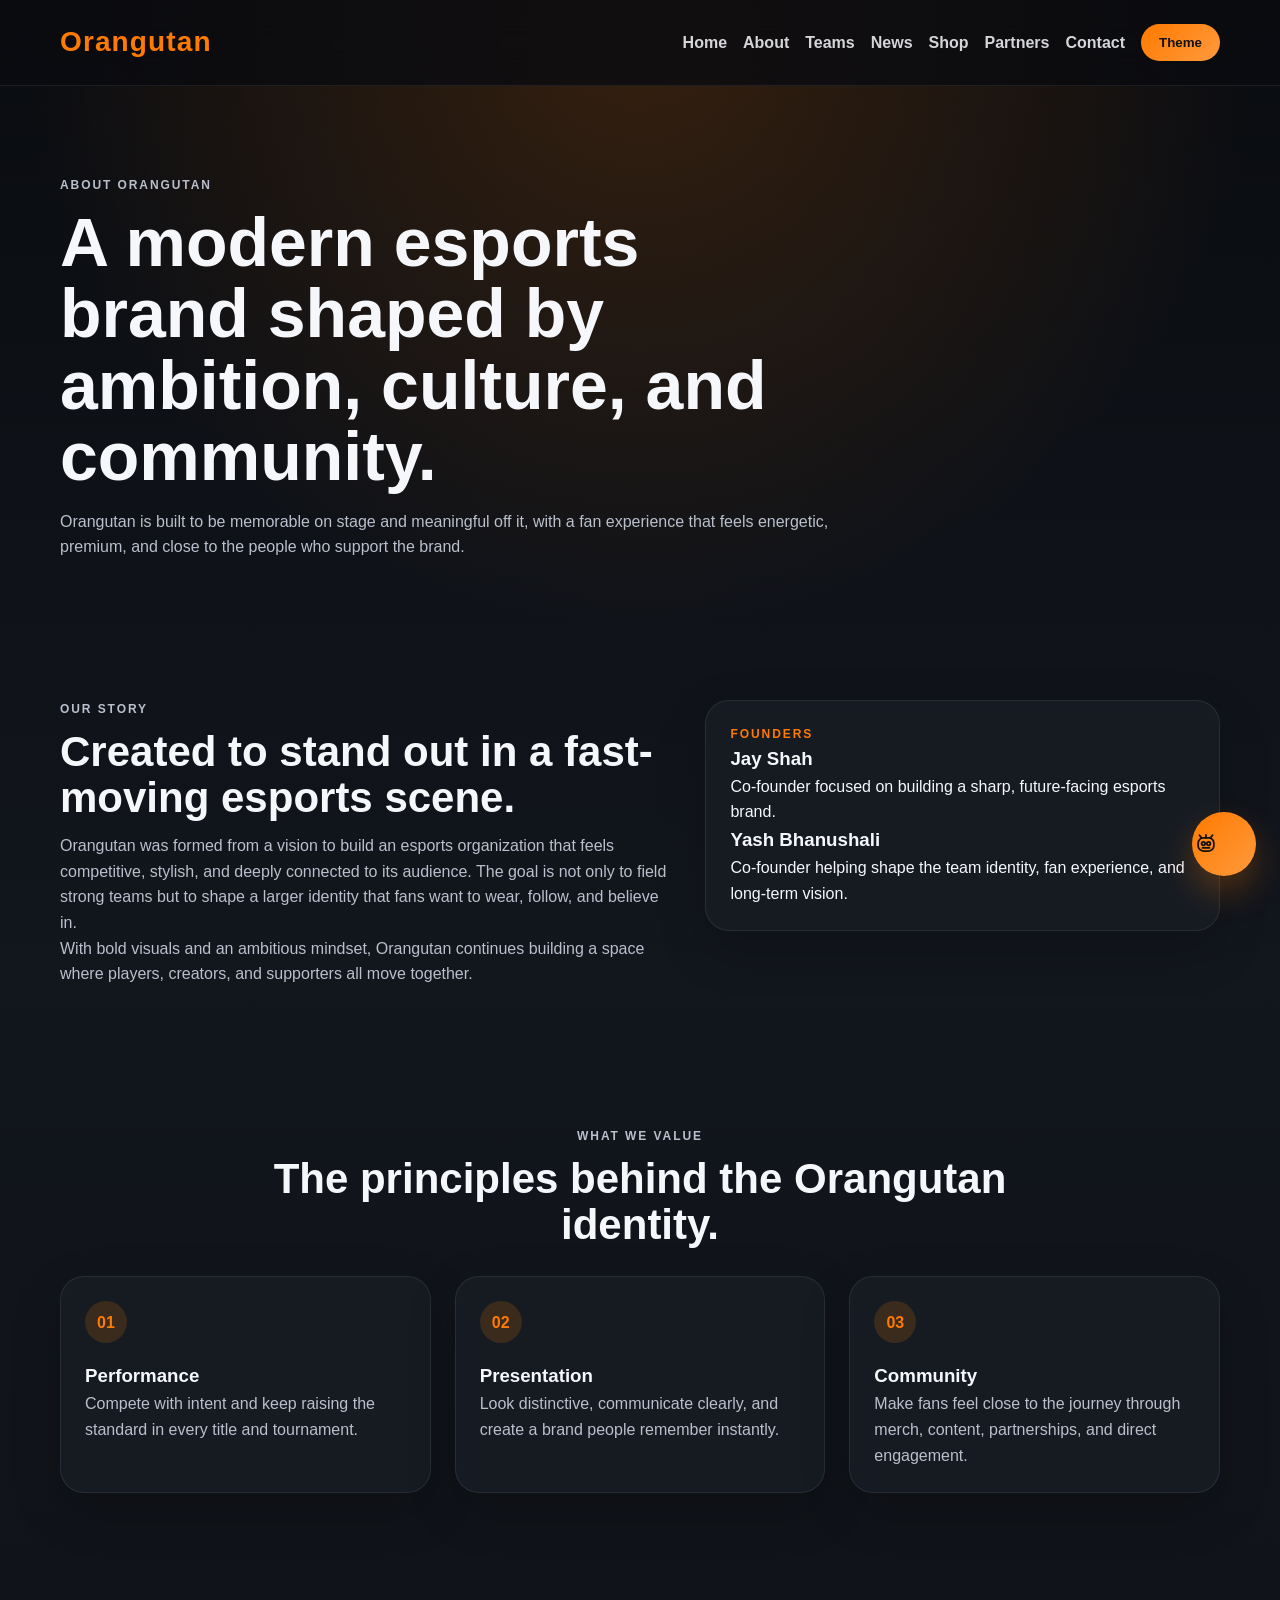
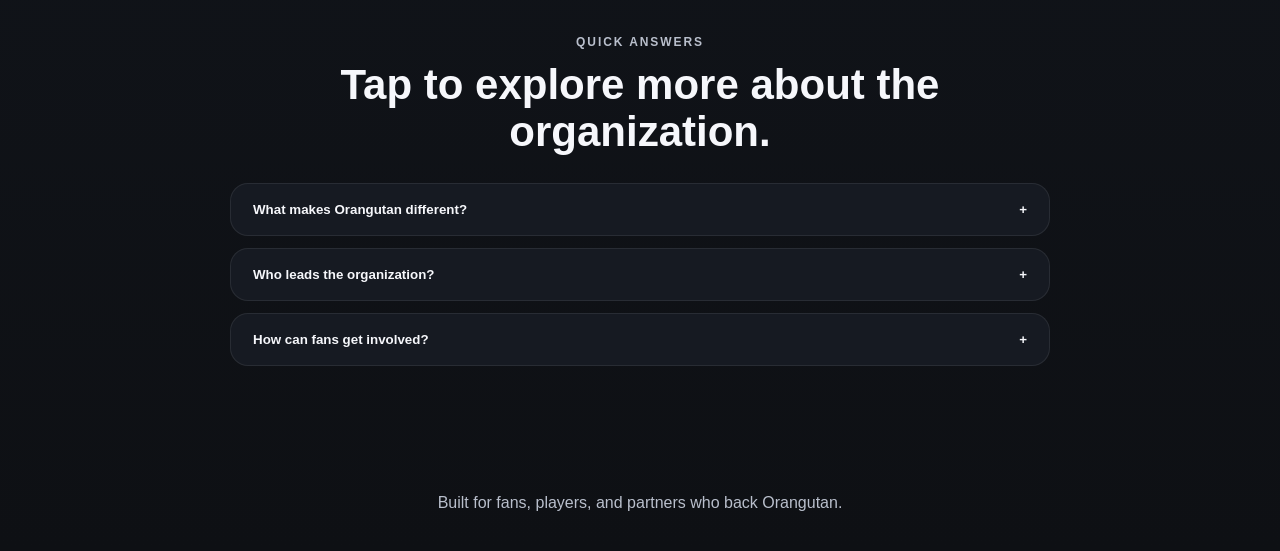
<file: about.html>
﻿<!DOCTYPE html>
<html>
<head>
    <title>About - Orangutan</title>
    <meta charset="UTF-8">
    <meta name="viewport" content="width=device-width, initial-scale=1.0">
    <link rel="stylesheet" href="style.css">
</head>
<body>

<nav>
    <div class="logo">Orangutan</div>
    <div class="nav-links">
        <a href="index.html">Home</a>
        <a href="about.html">About</a>
        <a href="teams.html">Teams</a>
        <a href="news.html">News</a>
        <a href="shop.html">Shop</a>
        <a href="partners.html">Partners</a>
        <a href="contact.html">Contact</a>
        <button onclick="toggleTheme()">Theme</button>
    </div>
</nav>

<section class="page-hero compact-hero">
    <p class="eyebrow">About Orangutan</p>
    <h1>A modern esports brand shaped by ambition, culture, and community.</h1>
    <p>Orangutan is built to be memorable on stage and meaningful off it, with a fan experience that feels energetic, premium, and close to the people who support the brand.</p>
</section>

<section class="section split-section">
    <div class="split-copy">
        <p class="eyebrow">Our Story</p>
        <h2>Created to stand out in a fast-moving esports scene.</h2>
        <p>Orangutan was formed from a vision to build an esports organization that feels competitive, stylish, and deeply connected to its audience. The goal is not only to field strong teams but to shape a larger identity that fans want to wear, follow, and believe in.</p>
        <p>With bold visuals and an ambitious mindset, Orangutan continues building a space where players, creators, and supporters all move together.</p>
    </div>
    <div class="card founder-card">
        <p class="eyebrow">Founders</p>
        <h3>Jay Shah</h3>
        <p>Co-founder focused on building a sharp, future-facing esports brand.</p>
        <h3>Yash Bhanushali</h3>
        <p>Co-founder helping shape the team identity, fan experience, and long-term vision.</p>
    </div>
</section>

<section class="section">
    <div class="section-heading">
        <p class="eyebrow">What We Value</p>
        <h2>The principles behind the Orangutan identity.</h2>
    </div>
    <div class="feature-grid">
        <div class="card feature-card">
            <span class="feature-number">01</span>
            <h3>Performance</h3>
            <p>Compete with intent and keep raising the standard in every title and tournament.</p>
        </div>
        <div class="card feature-card">
            <span class="feature-number">02</span>
            <h3>Presentation</h3>
            <p>Look distinctive, communicate clearly, and create a brand people remember instantly.</p>
        </div>
        <div class="card feature-card">
            <span class="feature-number">03</span>
            <h3>Community</h3>
            <p>Make fans feel close to the journey through merch, content, partnerships, and direct engagement.</p>
        </div>
    </div>
</section>

<section class="section">
    <div class="section-heading">
        <p class="eyebrow">Quick Answers</p>
        <h2>Tap to explore more about the organization.</h2>
    </div>
    <div class="faq-list">
        <button class="faq-item" type="button">
            <span>What makes Orangutan different?</span>
            <strong>+</strong>
        </button>
        <div class="faq-panel">
            <p>Orangutan focuses on the full brand experience: strong rosters, standout visual identity, fan merch, and a polished digital presence.</p>
        </div>
        <button class="faq-item" type="button">
            <span>Who leads the organization?</span>
            <strong>+</strong>
        </button>
        <div class="faq-panel">
            <p>The organization was founded by Jay Shah and Yash Bhanushali, who are shaping the brand's long-term direction.</p>
        </div>
        <button class="faq-item" type="button">
            <span>How can fans get involved?</span>
            <strong>+</strong>
        </button>
        <div class="faq-panel">
            <p>Fans can follow the teams, shop official merch, watch content, connect through socials, and reach out through the contact page.</p>
        </div>
    </div>
</section>

<footer>
    <p>Built for fans, players, and partners who back Orangutan.</p>
</footer>

<script src="script.js"></script>
</body>
</html>
</file>
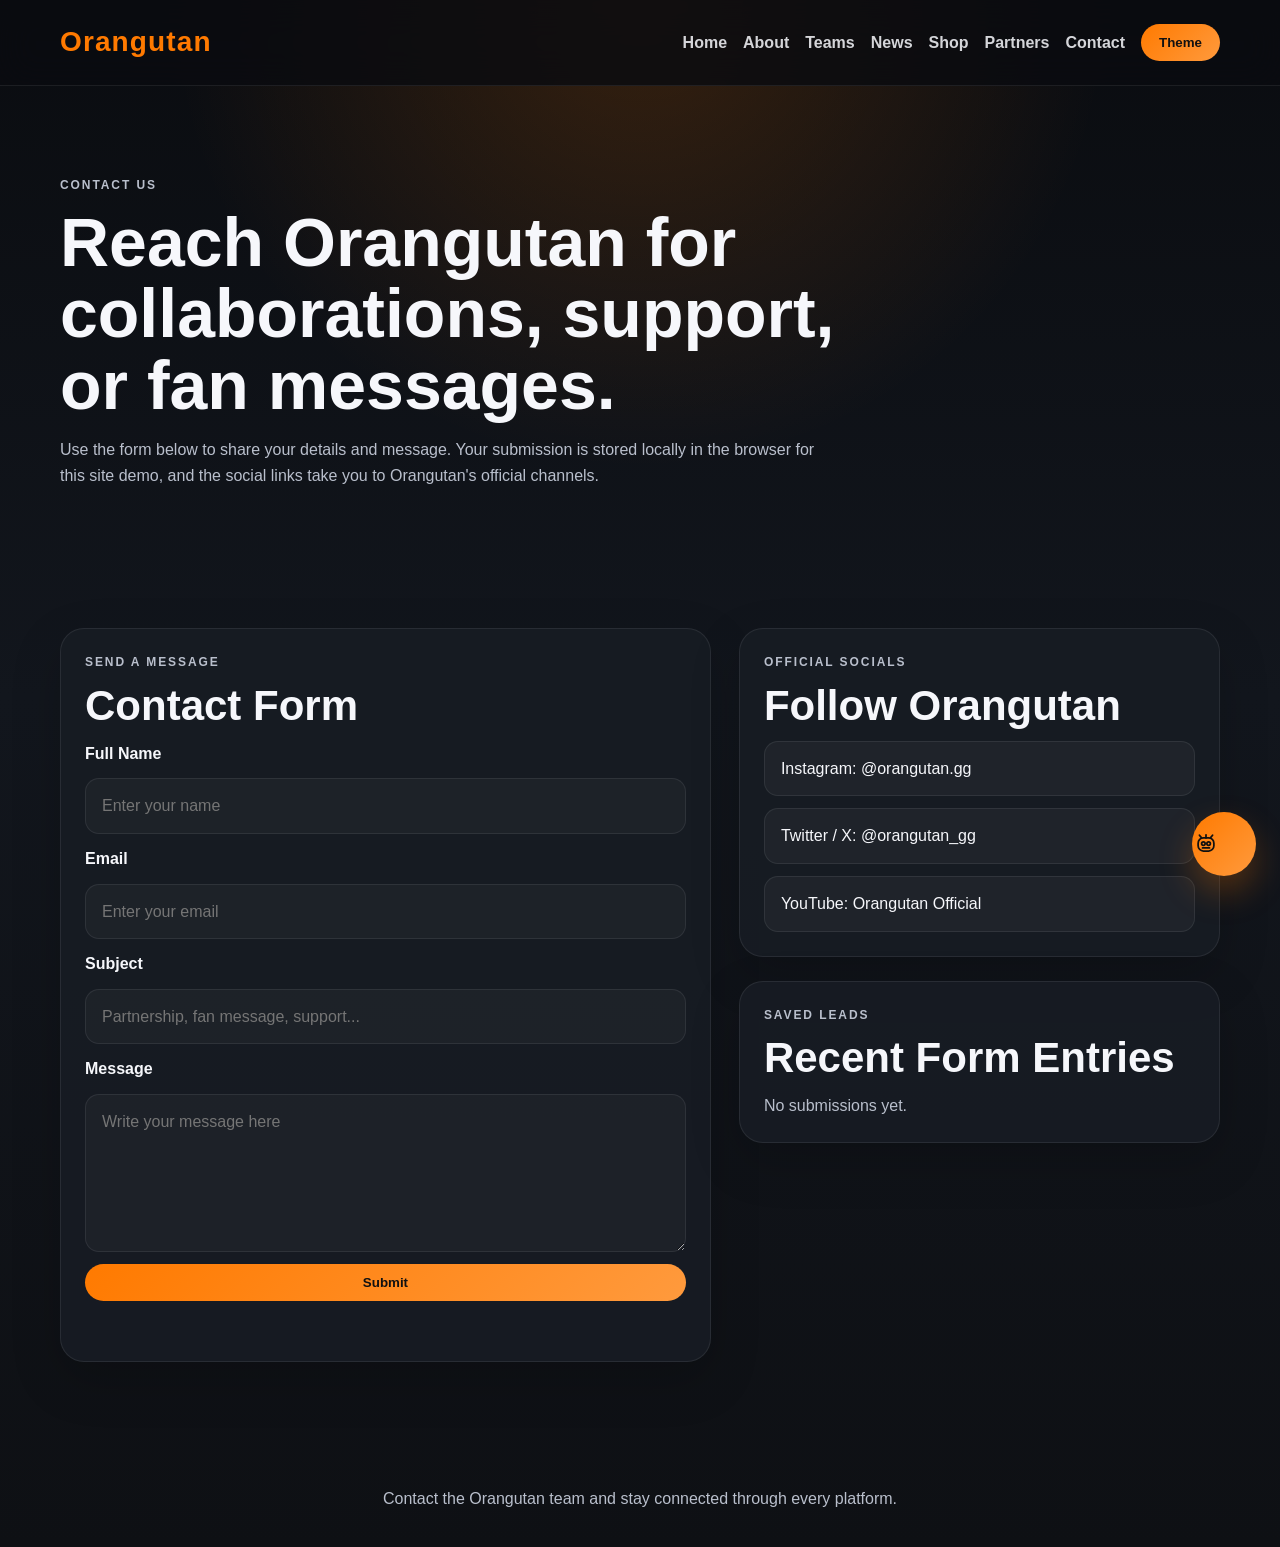
<file: contact.html>
﻿<!DOCTYPE html>
<html>
<head>
    <title>Contact - Orangutan</title>
    <meta charset="UTF-8">
    <meta name="viewport" content="width=device-width, initial-scale=1.0">
    <link rel="stylesheet" href="style.css">
</head>
<body>

<nav>
    <div class="logo">Orangutan</div>
    <div class="nav-links">
        <a href="index.html">Home</a>
        <a href="about.html">About</a>
        <a href="teams.html">Teams</a>
        <a href="news.html">News</a>
        <a href="shop.html">Shop</a>
        <a href="partners.html">Partners</a>
        <a href="contact.html">Contact</a>
        <button onclick="toggleTheme()">Theme</button>
    </div>
</nav>

<section class="page-hero compact-hero">
    <p class="eyebrow">Contact Us</p>
    <h1>Reach Orangutan for collaborations, support, or fan messages.</h1>
    <p>Use the form below to share your details and message. Your submission is stored locally in the browser for this site demo, and the social links take you to Orangutan's official channels.</p>
</section>

<section class="section contact-layout">
    <div class="card contact-card">
        <p class="eyebrow">Send a Message</p>
        <h2>Contact Form</h2>
        <form id="contactForm" class="contact-form">
            <label for="name">Full Name</label>
            <input id="name" name="name" type="text" placeholder="Enter your name" required>

            <label for="email">Email</label>
            <input id="email" name="email" type="email" placeholder="Enter your email" required>

            <label for="subject">Subject</label>
            <input id="subject" name="subject" type="text" placeholder="Partnership, fan message, support..." required>

            <label for="message">Message</label>
            <textarea id="message" name="message" rows="5" placeholder="Write your message here" required></textarea>

            <button type="submit" class="checkout-btn">Submit</button>
            <p id="formStatus" class="form-status"></p>
        </form>
    </div>

    <div class="contact-side">
        <div class="card social-card">
            <p class="eyebrow">Official Socials</p>
            <h2>Follow Orangutan</h2>
            <a class="social-link" href="https://www.instagram.com/orangutan.gg/" target="_blank" rel="noopener noreferrer">Instagram: @orangutan.gg</a>
            <a class="social-link" href="https://twitter.com/orangutan_gg" target="_blank" rel="noopener noreferrer">Twitter / X: @orangutan_gg</a>
            <a class="social-link" href="https://www.youtube.com/channel/UCUm7FZcnD_4n0S4btbHL1HQ" target="_blank" rel="noopener noreferrer">YouTube: Orangutan Official</a>
        </div>

        <div class="card social-card">
            <p class="eyebrow">Saved Leads</p>
            <h2>Recent Form Entries</h2>
            <div id="savedMessages" class="saved-messages">
                <p>No submissions yet.</p>
            </div>
        </div>
    </div>
</section>

<footer>
    <p>Contact the Orangutan team and stay connected through every platform.</p>
</footer>

<script src="script.js"></script>
</body>
</html>
</file>
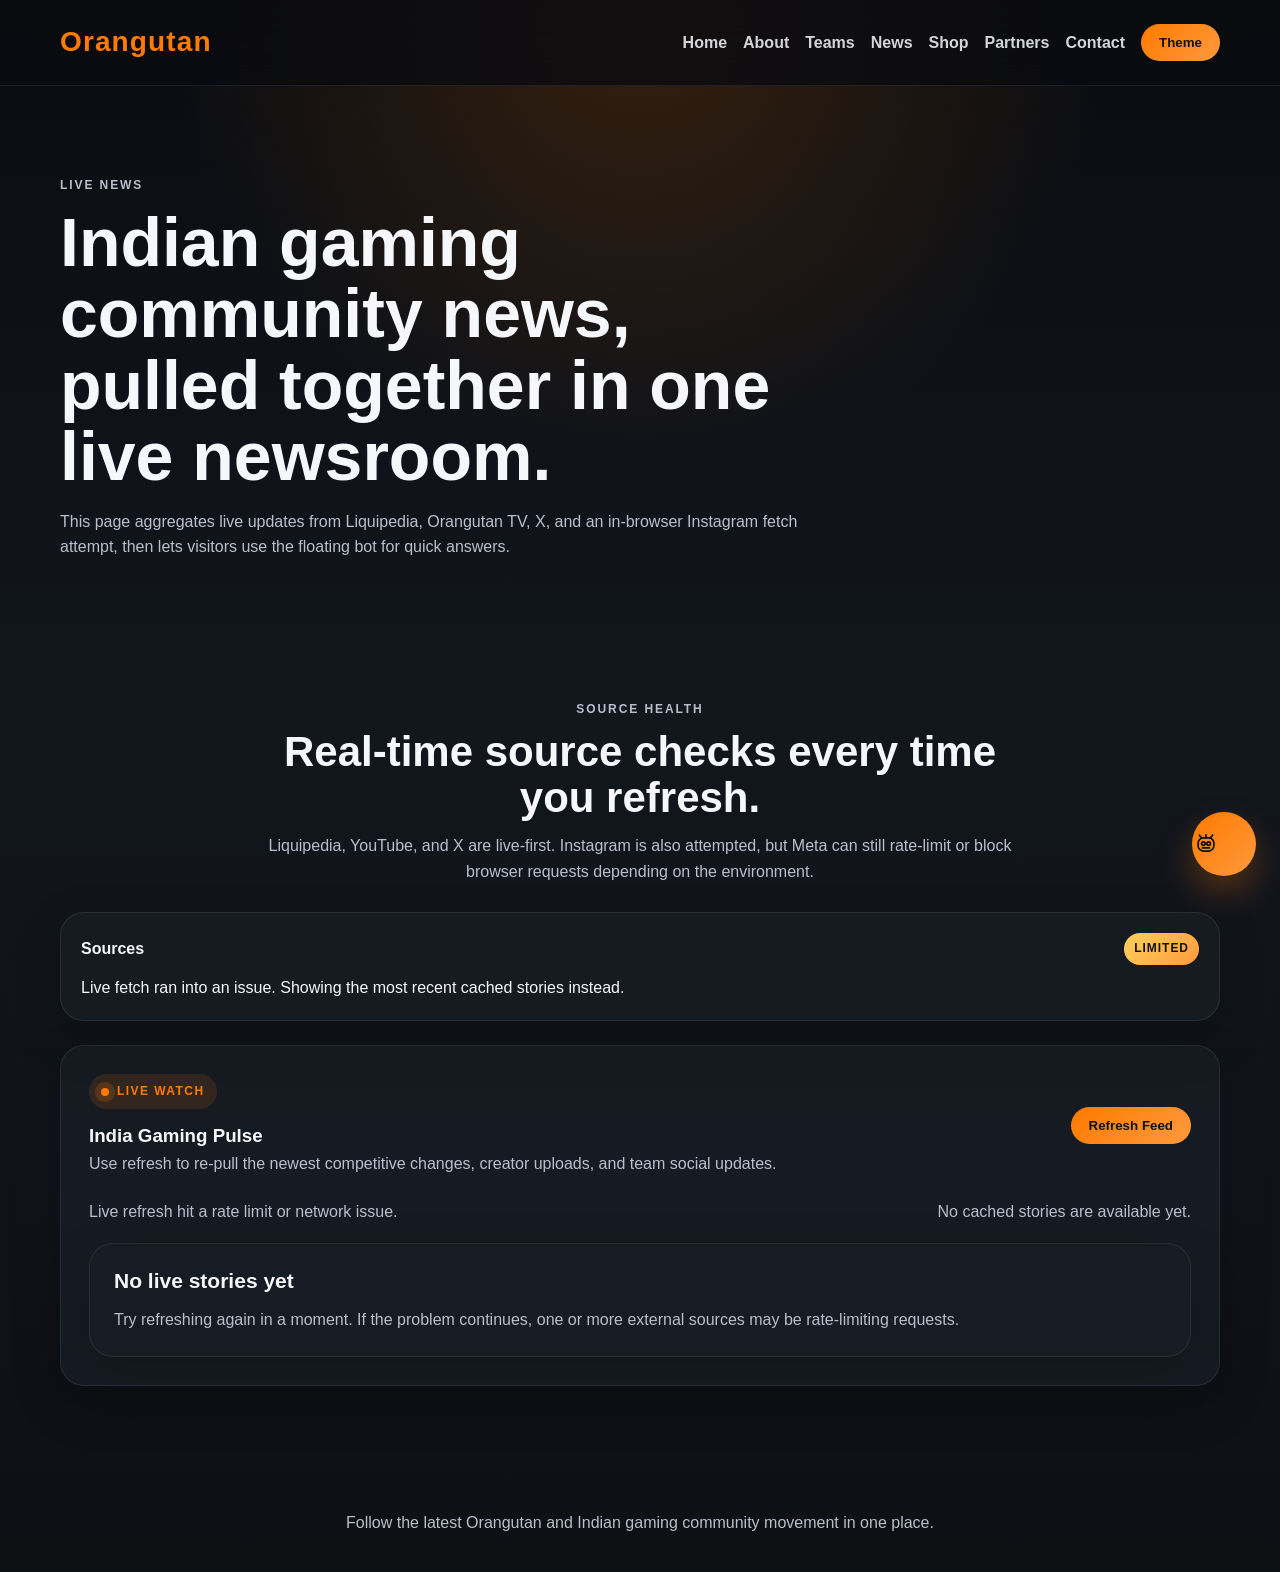
<file: news.html>
<!DOCTYPE html>
<html>
<head>
    <title>News - Orangutan</title>
    <meta charset="UTF-8">
    <meta name="viewport" content="width=device-width, initial-scale=1.0">
    <link rel="stylesheet" href="style.css">
</head>
<body>

<nav>
    <div class="logo">Orangutan</div>
    <div class="nav-links">
        <a href="index.html">Home</a>
        <a href="about.html">About</a>
        <a href="teams.html">Teams</a>
        <a href="news.html">News</a>
        <a href="shop.html">Shop</a>
        <a href="partners.html">Partners</a>
        <a href="contact.html">Contact</a>
        <button onclick="toggleTheme()">Theme</button>
    </div>
</nav>

<section class="page-hero compact-hero">
    <p class="eyebrow">Live News</p>
    <h1>Indian gaming community news, pulled together in one live newsroom.</h1>
    <p>This page aggregates live updates from Liquipedia, Orangutan TV, X, and an in-browser Instagram fetch attempt, then lets visitors use the floating bot for quick answers.</p>
</section>

<section class="section">
    <div class="section-heading">
        <p class="eyebrow">Source Health</p>
        <h2>Real-time source checks every time you refresh.</h2>
        <p>Liquipedia, YouTube, and X are live-first. Instagram is also attempted, but Meta can still rate-limit or block browser requests depending on the environment.</p>
    </div>

    <div id="sourceStatusGrid" class="source-status-grid"></div>

    <div class="news-shell card">
        <div class="news-shell-top">
            <div>
                <span class="live-pill">Live Watch</span>
                <h3>India Gaming Pulse</h3>
                <p class="summary-note">Use refresh to re-pull the newest competitive changes, creator uploads, and team social updates.</p>
            </div>
            <button type="button" id="refreshNewsButton">Refresh Feed</button>
        </div>

        <div class="news-status-row">
            <p id="newsStatus" class="news-status">Loading the latest gaming headlines...</p>
            <p id="newsMeta" class="news-meta"></p>
        </div>

        <div id="newsGrid" class="news-grid"></div>
    </div>
</section>

<footer>
    <p>Follow the latest Orangutan and Indian gaming community movement in one place.</p>
</footer>

<script src="script.js"></script>
</body>
</html>
</file>
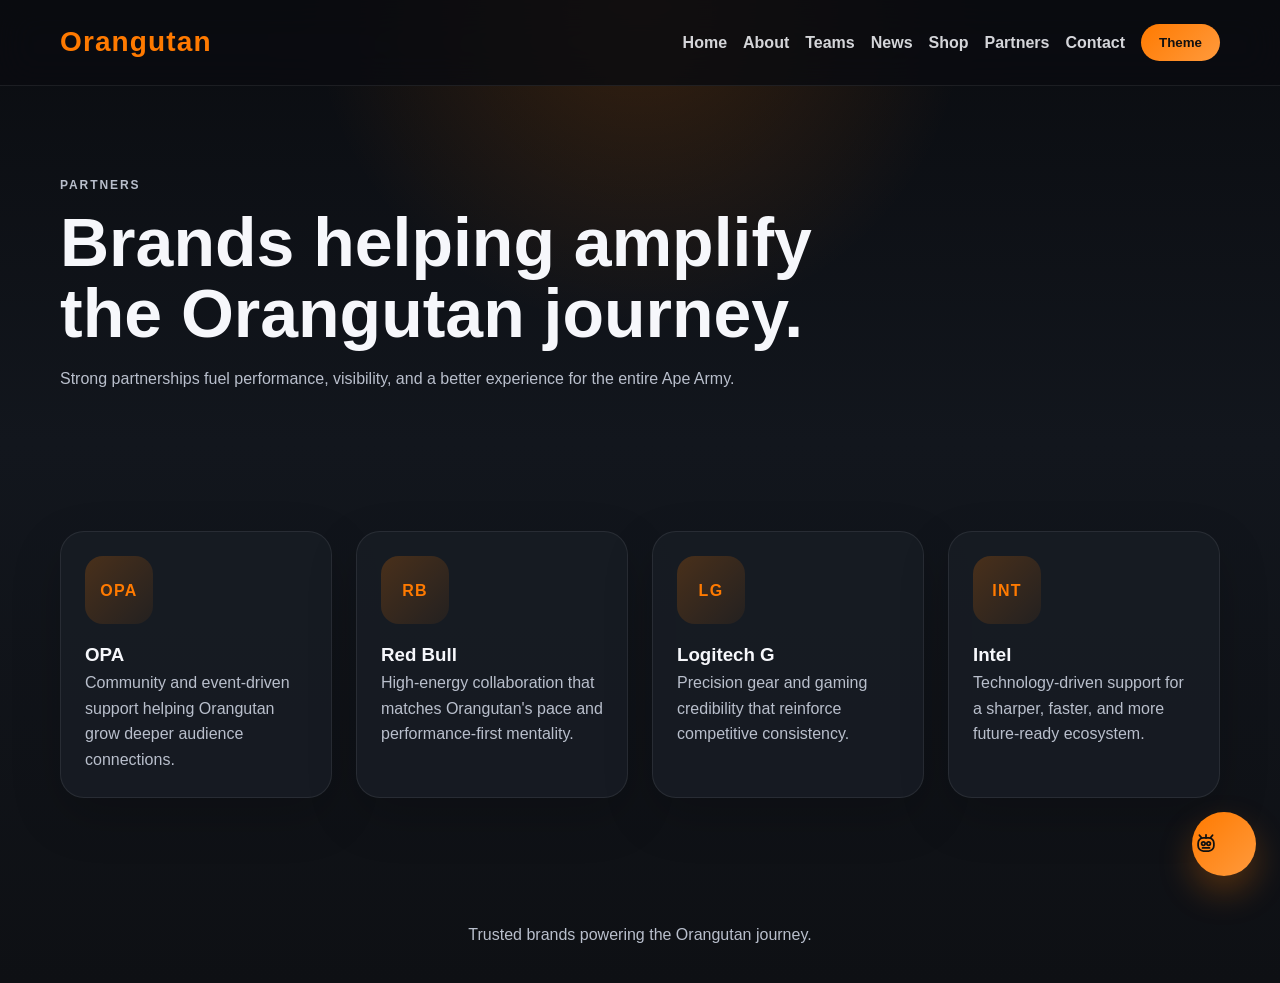
<file: partners.html>
﻿<!DOCTYPE html>
<html>
<head>
    <title>Partners - Orangutan</title>
    <meta charset="UTF-8">
    <meta name="viewport" content="width=device-width, initial-scale=1.0">
    <link rel="stylesheet" href="style.css">
</head>
<body>

<nav>
    <div class="logo">Orangutan</div>
    <div class="nav-links">
        <a href="index.html">Home</a>
        <a href="about.html">About</a>
        <a href="teams.html">Teams</a>
        <a href="news.html">News</a>
        <a href="shop.html">Shop</a>
        <a href="partners.html">Partners</a>
        <a href="contact.html">Contact</a>
        <button onclick="toggleTheme()">Theme</button>
    </div>
</nav>

<section class="page-hero compact-hero">
    <p class="eyebrow">Partners</p>
    <h1>Brands helping amplify the Orangutan journey.</h1>
    <p>Strong partnerships fuel performance, visibility, and a better experience for the entire Ape Army.</p>
</section>

<section class="section">
    <div class="partner-grid">
        <div class="card partner-card">
            <div class="partner-mark">OPA</div>
            <h3>OPA</h3>
            <p>Community and event-driven support helping Orangutan grow deeper audience connections.</p>
        </div>
        <div class="card partner-card">
            <div class="partner-mark">RB</div>
            <h3>Red Bull</h3>
            <p>High-energy collaboration that matches Orangutan's pace and performance-first mentality.</p>
        </div>
        <div class="card partner-card">
            <div class="partner-mark">LG</div>
            <h3>Logitech G</h3>
            <p>Precision gear and gaming credibility that reinforce competitive consistency.</p>
        </div>
        <div class="card partner-card">
            <div class="partner-mark">INT</div>
            <h3>Intel</h3>
            <p>Technology-driven support for a sharper, faster, and more future-ready ecosystem.</p>
        </div>
    </div>
</section>

<footer>
    <p>Trusted brands powering the Orangutan journey.</p>
</footer>

<script src="script.js"></script>
</body>
</html>
</file>
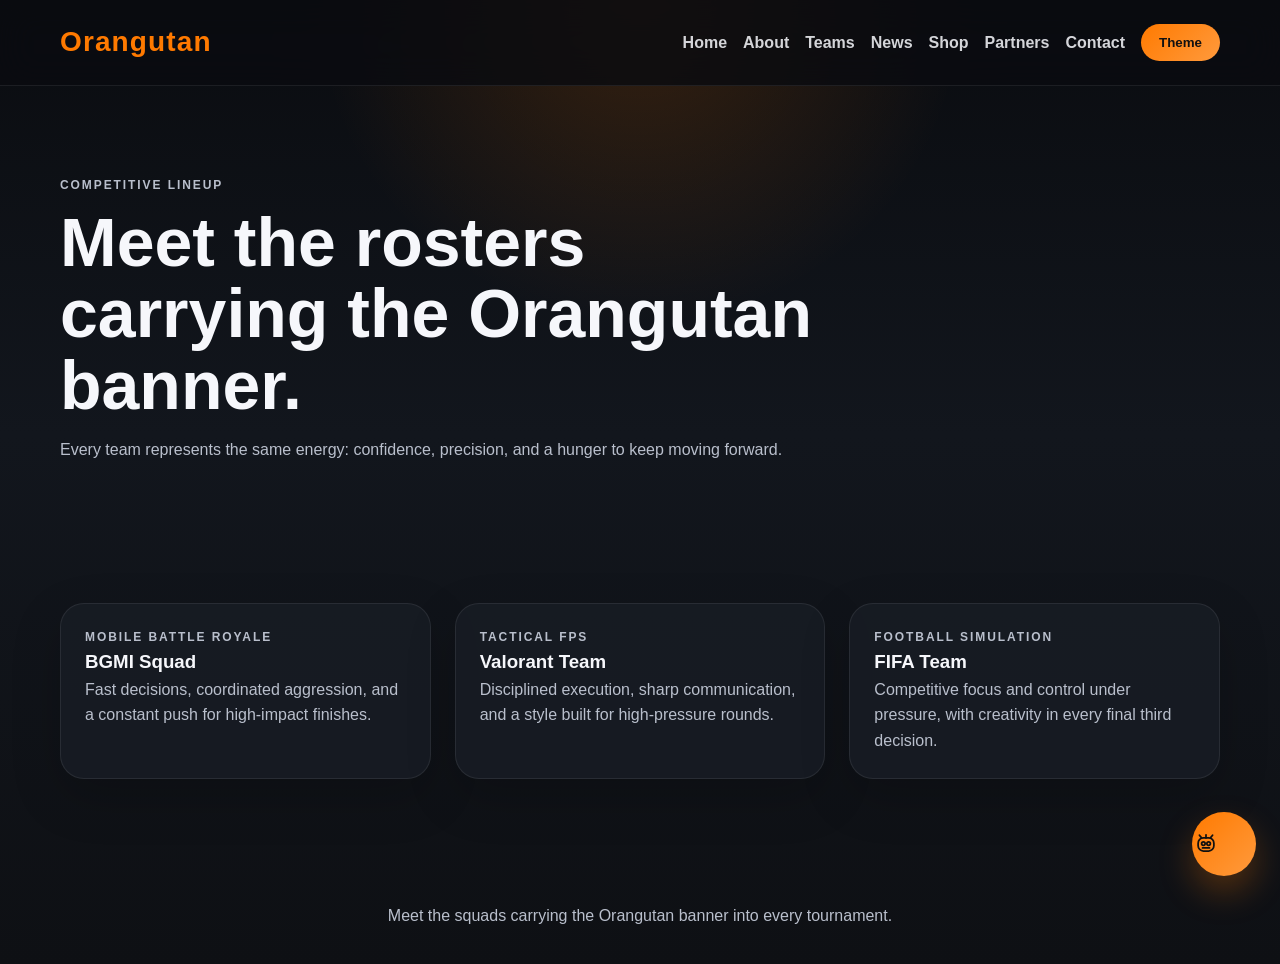
<file: teams.html>
﻿<!DOCTYPE html>
<html>
<head>
    <title>Teams - Orangutan</title>
    <meta charset="UTF-8">
    <meta name="viewport" content="width=device-width, initial-scale=1.0">
    <link rel="stylesheet" href="style.css">
</head>
<body>

<nav>
    <div class="logo">Orangutan</div>
    <div class="nav-links">
        <a href="index.html">Home</a>
        <a href="about.html">About</a>
        <a href="teams.html">Teams</a>
        <a href="news.html">News</a>
        <a href="shop.html">Shop</a>
        <a href="partners.html">Partners</a>
        <a href="contact.html">Contact</a>
        <button onclick="toggleTheme()">Theme</button>
    </div>
</nav>

<section class="page-hero compact-hero">
    <p class="eyebrow">Competitive Lineup</p>
    <h1>Meet the rosters carrying the Orangutan banner.</h1>
    <p>Every team represents the same energy: confidence, precision, and a hunger to keep moving forward.</p>
</section>

<section class="section">
    <div class="team-grid">
        <div class="card team-card">
            <p class="eyebrow">Mobile Battle Royale</p>
            <h3>BGMI Squad</h3>
            <p>Fast decisions, coordinated aggression, and a constant push for high-impact finishes.</p>
        </div>
        <div class="card team-card">
            <p class="eyebrow">Tactical FPS</p>
            <h3>Valorant Team</h3>
            <p>Disciplined execution, sharp communication, and a style built for high-pressure rounds.</p>
        </div>
        <div class="card team-card">
            <p class="eyebrow">Football Simulation</p>
            <h3>FIFA Team</h3>
            <p>Competitive focus and control under pressure, with creativity in every final third decision.</p>
        </div>
    </div>
</section>

<footer>
    <p>Meet the squads carrying the Orangutan banner into every tournament.</p>
</footer>

<script src="script.js"></script>
</body>
</html>
</file>
<file: style.css>
﻿:root {
    --primary: #ff7a00;
    --primary-deep: #d85f00;
    --bg-dark: #0e1014;
    --bg-dark-soft: #171b22;
    --card-dark: #181c24;
    --text-dark: #f6f7fb;
    --muted-dark: #b9bfcc;
    --bg-light: #fff8f1;
    --card-light: #ffffff;
    --text-light: #101317;
    --muted-light: #5d6471;
    --border-dark: rgba(255, 255, 255, 0.08);
    --border-light: rgba(16, 19, 23, 0.1);
    --shadow: 0 18px 50px rgba(0, 0, 0, 0.18);
}

* {
    margin: 0;
    padding: 0;
    box-sizing: border-box;
}

html {
    scroll-behavior: smooth;
}

body {
    font-family: 'Segoe UI', sans-serif;
    line-height: 1.6;
    color: var(--text-dark);
    background:
        radial-gradient(circle at top, rgba(255, 122, 0, 0.18), transparent 28%),
        linear-gradient(180deg, #0a0c10 0%, #12161d 45%, #0e1014 100%);
    transition: background-color 0.3s ease, color 0.3s ease;
}

body.light-mode {
    color: var(--text-light);
    background:
        radial-gradient(circle at top, rgba(255, 122, 0, 0.12), transparent 26%),
        linear-gradient(180deg, #fff8f1 0%, #fffdf9 45%, #fff5eb 100%);
}

a {
    color: inherit;
}

img {
    display: block;
    max-width: 100%;
}

nav {
    display: flex;
    justify-content: space-between;
    align-items: center;
    gap: 20px;
    padding: 20px 60px;
    position: sticky;
    top: 0;
    z-index: 20;
    backdrop-filter: blur(18px);
    background: rgba(10, 12, 16, 0.82);
    border-bottom: 1px solid var(--border-dark);
}

body.light-mode nav {
    background: rgba(255, 248, 241, 0.9);
    border-bottom-color: var(--border-light);
}

.logo {
    font-size: 28px;
    font-weight: 800;
    letter-spacing: 0.04em;
    color: var(--primary);
}

.nav-links {
    display: flex;
    align-items: center;
    flex-wrap: wrap;
    gap: 16px;
}

.nav-links a {
    text-decoration: none;
    color: var(--text-dark);
    font-weight: 600;
    opacity: 0.86;
    transition: color 0.25s ease, opacity 0.25s ease;
}

body.light-mode .nav-links a {
    color: var(--text-light);
}

.nav-links a:hover {
    color: var(--primary);
    opacity: 1;
}

button,
.button-link {
    display: inline-flex;
    align-items: center;
    justify-content: center;
    border: none;
    border-radius: 999px;
    padding: 11px 18px;
    background: linear-gradient(135deg, var(--primary), #ff9a3d);
    color: #111;
    text-decoration: none;
    font-weight: 800;
    cursor: pointer;
    transition: transform 0.2s ease, box-shadow 0.2s ease;
}

button:hover,
.button-link:hover {
    transform: translateY(-2px);
    box-shadow: 0 10px 24px rgba(255, 122, 0, 0.25);
}

.secondary-link {
    background: transparent;
    color: var(--text-dark);
    border: 1px solid var(--border-dark);
}

body.light-mode .secondary-link {
    color: var(--text-light);
    border-color: var(--border-light);
}

.eyebrow {
    text-transform: uppercase;
    letter-spacing: 0.16em;
    font-size: 12px;
    font-weight: 800;
    color: var(--primary);
}

.hero,
.page-hero {
    padding: 90px 60px 70px;
}

.hero-home {
    min-height: 82vh;
    display: grid;
    align-items: center;
    background:
        linear-gradient(90deg, rgba(6, 8, 12, 0.82), rgba(6, 8, 12, 0.45)),
        url('https://images.unsplash.com/photo-1542751371-adc38448a05e?auto=format&fit=crop&w=1400&q=80');
    background-size: cover;
    background-position: center;
}

.hero-content {
    max-width: 760px;
}

.hero h1,
.page-hero h1,
.shop-hero-copy h1 {
    font-size: clamp(38px, 6vw, 68px);
    line-height: 1.05;
    margin: 12px 0 16px;
}

.hero-copy,
.page-hero p,
.shop-hero-copy p:last-child,
.section-heading p,
.split-copy p,
.team-card p,
.feature-card p,
.partner-card p,
.contact-card p,
.social-card p,
.faq-panel p,
.product-copy,
.summary-note {
    color: var(--muted-dark);
}

body.light-mode .hero-copy,
body.light-mode .page-hero p,
body.light-mode .shop-hero-copy p:last-child,
body.light-mode .section-heading p,
body.light-mode .split-copy p,
body.light-mode .team-card p,
body.light-mode .feature-card p,
body.light-mode .partner-card p,
body.light-mode .contact-card p,
body.light-mode .social-card p,
body.light-mode .faq-panel p,
body.light-mode .product-copy,
body.light-mode .summary-note {
    color: var(--muted-light);
}

.hero-actions {
    margin-top: 26px;
    display: flex;
    gap: 14px;
    flex-wrap: wrap;
}

.compact-hero {
    max-width: 900px;
}

.section {
    padding: 70px 60px;
}

.section-heading {
    max-width: 760px;
    margin: 0 auto 28px;
    text-align: center;
}

.section-heading h2,
.split-copy h2,
.contact-card h2,
.social-card h2,
.cart-summary h2 {
    font-size: clamp(28px, 3.4vw, 42px);
    line-height: 1.1;
    margin: 10px 0 12px;
}

.grid,
.feature-grid,
.team-grid,
.partner-grid,
.stats-grid {
    display: grid;
    gap: 24px;
}

.grid {
    grid-template-columns: repeat(auto-fit, minmax(240px, 1fr));
}

.feature-grid,
.team-grid,
.partner-grid {
    grid-template-columns: repeat(auto-fit, minmax(240px, 1fr));
}

.stats-grid {
    grid-template-columns: repeat(2, minmax(160px, 1fr));
}

.card {
    background: rgba(24, 28, 36, 0.9);
    border: 1px solid var(--border-dark);
    border-radius: 24px;
    padding: 24px;
    box-shadow: var(--shadow);
    transition: transform 0.25s ease, box-shadow 0.25s ease, border-color 0.25s ease;
}

body.light-mode .card {
    background: rgba(255, 255, 255, 0.88);
    border-color: var(--border-light);
}

.card:hover {
    transform: translateY(-6px);
    box-shadow: 0 22px 48px rgba(255, 122, 0, 0.16);
    border-color: rgba(255, 122, 0, 0.28);
}

.feature-number {
    display: inline-flex;
    width: 42px;
    height: 42px;
    align-items: center;
    justify-content: center;
    border-radius: 50%;
    margin-bottom: 18px;
    background: rgba(255, 122, 0, 0.16);
    color: var(--primary);
    font-weight: 800;
}

.split-section {
    display: grid;
    grid-template-columns: 1.2fr 1fr;
    gap: 28px;
    align-items: start;
}

.split-copy,
.founder-card,
.contact-card,
.social-card,
.cart-summary,
.shop-highlight {
    text-align: left;
}

.text-link {
    display: inline-block;
    margin-top: 16px;
    color: var(--primary);
    font-weight: 700;
    text-decoration: none;
}

.stat-card strong {
    display: block;
    font-size: 32px;
    color: var(--primary);
}

.stat-card span,
.preview-card p {
    color: var(--muted-dark);
}

body.light-mode .stat-card span,
body.light-mode .preview-card p {
    color: var(--muted-light);
}

.img-box {
    width: 100%;
    aspect-ratio: 1 / 1;
    border-radius: 18px;
    overflow: hidden;
    margin-bottom: 14px;
    background: linear-gradient(180deg, rgba(255, 255, 255, 0.06), rgba(255, 255, 255, 0.02));
}

.img-box img {
    width: 100%;
    height: 100%;
    object-fit: cover;
    transition: transform 0.3s ease;
}

.product:hover img,
.preview-card:hover img {
    transform: scale(1.05);
}

.product {
    text-align: center;
}

.price {
    color: var(--primary);
    font-weight: 800;
}

.shop-hero {
    padding: 80px 60px 20px;
    display: grid;
    grid-template-columns: 1.3fr 0.9fr;
    gap: 24px;
    align-items: stretch;
}

.shop-highlight {
    display: flex;
    flex-direction: column;
    justify-content: center;
    background:
        radial-gradient(circle at top right, rgba(255, 122, 0, 0.24), transparent 42%),
        rgba(24, 28, 36, 0.9);
}

body.light-mode .shop-highlight {
    background:
        radial-gradient(circle at top right, rgba(255, 122, 0, 0.18), transparent 42%),
        rgba(255, 255, 255, 0.9);
}

.shop-layout {
    display: grid;
    grid-template-columns: minmax(0, 3fr) minmax(290px, 1fr);
    gap: 28px;
    align-items: start;
}

.shop-products {
    min-width: 0;
}

.shop-filters {
    display: flex;
    flex-wrap: wrap;
    gap: 12px;
    margin-bottom: 24px;
}

.filter-chip {
    background: transparent;
    color: var(--text-dark);
    border: 1px solid var(--border-dark);
    box-shadow: none;
}

body.light-mode .filter-chip {
    color: var(--text-light);
    border-color: var(--border-light);
}

.filter-chip.active {
    background: linear-gradient(135deg, var(--primary), #ff9a3d);
    color: #111;
    border-color: transparent;
}

.cart-summary {
    position: sticky;
    top: 110px;
}

.summary-row {
    display: flex;
    justify-content: space-between;
    align-items: center;
    padding: 14px 0;
    border-bottom: 1px solid var(--border-dark);
}

body.light-mode .summary-row {
    border-bottom-color: var(--border-light);
}

.checkout-btn {
    width: 100%;
}

.counter {
    display: inline-flex;
    align-items: center;
    gap: 10px;
    margin-top: 12px;
}

.counter span {
    min-width: 24px;
    font-weight: 800;
}

.counter button {
    width: 36px;
    height: 36px;
    padding: 0;
    border-radius: 50%;
}

.partner-mark {
    width: 68px;
    height: 68px;
    border-radius: 18px;
    display: grid;
    place-items: center;
    margin-bottom: 16px;
    background: linear-gradient(135deg, rgba(255, 122, 0, 0.22), rgba(255, 122, 0, 0.06));
    color: var(--primary);
    font-weight: 800;
    letter-spacing: 0.08em;
}

.contact-layout {
    display: grid;
    grid-template-columns: 1.15fr 0.85fr;
    gap: 28px;
    align-items: start;
}

.contact-form {
    display: grid;
    gap: 12px;
}

.contact-form label {
    font-weight: 700;
}

.contact-form input,
.contact-form textarea {
    width: 100%;
    border-radius: 14px;
    border: 1px solid var(--border-dark);
    background: rgba(255, 255, 255, 0.03);
    color: var(--text-dark);
    padding: 14px 16px;
    font: inherit;
}

body.light-mode .contact-form input,
body.light-mode .contact-form textarea {
    background: rgba(16, 19, 23, 0.03);
    color: var(--text-light);
    border-color: var(--border-light);
}

.form-status {
    min-height: 24px;
    color: var(--primary);
    font-weight: 700;
}

.contact-side {
    display: grid;
    gap: 24px;
}

.social-link {
    display: block;
    text-decoration: none;
    padding: 14px 16px;
    border-radius: 14px;
    margin-top: 12px;
    background: rgba(255, 255, 255, 0.04);
    border: 1px solid var(--border-dark);
    transition: transform 0.2s ease, border-color 0.2s ease;
}

body.light-mode .social-link {
    background: rgba(16, 19, 23, 0.03);
    border-color: var(--border-light);
}

.social-link:hover {
    transform: translateX(4px);
    border-color: rgba(255, 122, 0, 0.35);
}

.saved-messages {
    display: grid;
    gap: 12px;
}

.saved-entry {
    padding: 14px;
    border-radius: 14px;
    background: rgba(255, 255, 255, 0.04);
    border: 1px solid var(--border-dark);
}

body.light-mode .saved-entry {
    background: rgba(16, 19, 23, 0.03);
    border-color: var(--border-light);
}

.faq-list {
    max-width: 820px;
    margin: 0 auto;
}

.news-shell {
    padding: 28px;
}

.news-shell-top,
.news-status-row,
.chatbot-header,
.chatbot-topline,
.chatbot-input-row,
.chatbot-launcher {
    display: flex;
    align-items: center;
    justify-content: space-between;
    gap: 16px;
}

.live-pill {
    display: inline-flex;
    align-items: center;
    gap: 8px;
    padding: 8px 12px;
    margin-bottom: 12px;
    border-radius: 999px;
    background: rgba(255, 122, 0, 0.12);
    color: var(--primary);
    font-size: 12px;
    font-weight: 800;
    text-transform: uppercase;
    letter-spacing: 0.12em;
}

.live-pill::before {
    content: "";
    width: 8px;
    height: 8px;
    border-radius: 50%;
    background: var(--primary);
    box-shadow: 0 0 0 6px rgba(255, 122, 0, 0.18);
}

.news-status-row {
    margin: 22px 0 18px;
    flex-wrap: wrap;
}

.news-status,
.news-meta,
.news-card p,
.chatbot-subtitle,
.chatbot-message.assistant p,
.chatbot-message.user p,
.chatbot-disclaimer {
    color: var(--muted-dark);
}

body.light-mode .news-status,
body.light-mode .news-meta,
body.light-mode .news-card p,
body.light-mode .chatbot-subtitle,
body.light-mode .chatbot-message.assistant p,
body.light-mode .chatbot-message.user p,
body.light-mode .chatbot-disclaimer {
    color: var(--muted-light);
}

.news-grid {
    display: grid;
    grid-template-columns: repeat(auto-fit, minmax(240px, 1fr));
    gap: 20px;
}

.source-status-grid {
    display: grid;
    grid-template-columns: repeat(auto-fit, minmax(220px, 1fr));
    gap: 18px;
    margin-bottom: 24px;
}

.source-card {
    padding: 20px;
}

.source-card-head {
    display: flex;
    align-items: center;
    justify-content: space-between;
    gap: 12px;
    margin-bottom: 10px;
}

.source-state {
    display: inline-flex;
    align-items: center;
    justify-content: center;
    min-width: 72px;
    padding: 6px 10px;
    border-radius: 999px;
    font-size: 12px;
    font-weight: 800;
    text-transform: uppercase;
    letter-spacing: 0.08em;
}

.source-state.live {
    color: #111;
    background: linear-gradient(135deg, #9bff80, #66d85b);
}

.source-state.warning {
    color: #111;
    background: linear-gradient(135deg, #ffd15c, #ff9a3d);
}

.source-state.error {
    color: #fff;
    background: linear-gradient(135deg, #ff6a6a, #d63f3f);
}

.news-card {
    display: grid;
    gap: 14px;
    min-height: 100%;
}

.news-card-empty {
    grid-column: 1 / -1;
}

.news-card-head {
    display: flex;
    justify-content: space-between;
    gap: 14px;
    align-items: flex-start;
}

.news-card-tag {
    display: inline-flex;
    align-items: center;
    padding: 6px 10px;
    border-radius: 999px;
    background: rgba(255, 255, 255, 0.05);
    border: 1px solid var(--border-dark);
    font-size: 12px;
    font-weight: 700;
}

body.light-mode .news-card-tag {
    border-color: var(--border-light);
    background: rgba(16, 19, 23, 0.03);
}

.news-card time {
    font-size: 12px;
    color: var(--primary);
    font-weight: 700;
}

.news-card h3 {
    font-size: 21px;
    line-height: 1.2;
}

.news-card-footer {
    display: flex;
    justify-content: space-between;
    align-items: center;
    gap: 12px;
    margin-top: auto;
}

.news-link {
    color: var(--primary);
    font-weight: 700;
    text-decoration: none;
}

.chatbot-widget {
    position: fixed;
    right: 24px;
    bottom: 24px;
    z-index: 50;
    display: flex;
    flex-direction: column;
    align-items: flex-end;
    gap: 14px;
}

.chatbot-panel {
    width: min(360px, calc(100vw - 28px));
    border-radius: 24px;
    padding: 18px;
    border: 1px solid var(--border-dark);
    background:
        radial-gradient(circle at top right, rgba(255, 122, 0, 0.2), transparent 34%),
        rgba(24, 28, 36, 0.96);
    box-shadow: var(--shadow);
    backdrop-filter: blur(20px);
}

body.light-mode .chatbot-panel {
    border-color: var(--border-light);
    background:
        radial-gradient(circle at top right, rgba(255, 122, 0, 0.16), transparent 34%),
        rgba(255, 255, 255, 0.96);
}

.chatbot-panel[hidden] {
    display: none;
}

.chatbot-header {
    margin-bottom: 14px;
    align-items: flex-start;
}

.chatbot-title {
    font-size: 18px;
    font-weight: 800;
}

.chatbot-subtitle {
    font-size: 14px;
    margin-top: 4px;
}

.chatbot-close {
    min-width: 42px;
    min-height: 42px;
    padding: 0;
}

.chatbot-messages {
    display: grid;
    gap: 12px;
    max-height: 340px;
    overflow-y: auto;
    padding-right: 4px;
    margin-bottom: 14px;
}

.chatbot-message {
    max-width: 92%;
    padding: 14px 16px;
    border-radius: 18px;
    border: 1px solid transparent;
}

.chatbot-message.assistant {
    justify-self: start;
    background: rgba(255, 255, 255, 0.04);
    border-color: var(--border-dark);
}

body.light-mode .chatbot-message.assistant {
    background: rgba(16, 19, 23, 0.03);
    border-color: var(--border-light);
}

.chatbot-message.user {
    justify-self: end;
    background: rgba(255, 122, 0, 0.14);
    border-color: rgba(255, 122, 0, 0.26);
}

.chatbot-message strong {
    display: block;
    margin-bottom: 6px;
    font-size: 12px;
    text-transform: uppercase;
    letter-spacing: 0.1em;
    color: var(--primary);
}

.chatbot-input-row {
    align-items: stretch;
}

.chatbot-input {
    flex: 1;
    min-height: 50px;
    border-radius: 16px;
    border: 1px solid var(--border-dark);
    padding: 14px 16px;
    font: inherit;
    color: var(--text-dark);
    background: rgba(255, 255, 255, 0.03);
    resize: none;
}

body.light-mode .chatbot-input {
    color: var(--text-light);
    border-color: var(--border-light);
    background: rgba(16, 19, 23, 0.03);
}

.chatbot-send {
    min-width: 92px;
}

.chatbot-disclaimer {
    margin-top: 10px;
    font-size: 12px;
}

.chatbot-launcher {
    width: 64px;
    height: 64px;
    border-radius: 50%;
    padding: 0;
    box-shadow: 0 16px 34px rgba(255, 122, 0, 0.28);
    font-size: 24px;
}

.chatbot-launcher span:last-child {
    font-size: 0;
}

.bot-symbol {
    width: 28px;
    height: 28px;
    fill: none;
    stroke: #111;
    stroke-width: 4;
    stroke-linecap: round;
    stroke-linejoin: round;
}

.faq-item {
    width: 100%;
    margin-top: 12px;
    border-radius: 18px;
    padding: 18px 22px;
    display: flex;
    justify-content: space-between;
    align-items: center;
    background: rgba(24, 28, 36, 0.9);
    color: var(--text-dark);
    border: 1px solid var(--border-dark);
    box-shadow: none;
}

body.light-mode .faq-item {
    background: rgba(255, 255, 255, 0.9);
    color: var(--text-light);
    border-color: var(--border-light);
}

.faq-panel {
    max-height: 0;
    overflow: hidden;
    text-align: left;
    padding: 0 18px;
    transition: max-height 0.25s ease, padding 0.25s ease;
}

.faq-panel.open {
    max-height: 180px;
    padding: 14px 18px 4px;
}

.cta-strip {
    display: flex;
    justify-content: space-between;
    align-items: center;
    gap: 18px;
    flex-wrap: wrap;
}

footer {
    margin-top: 30px;
    padding: 24px 20px 36px;
    text-align: center;
    color: var(--muted-dark);
}

body.light-mode footer {
    color: var(--muted-light);
}

@media (max-width: 900px) {
    nav,
    .hero,
    .page-hero,
    .section,
    .shop-hero {
        padding-left: 22px;
        padding-right: 22px;
    }

    .split-section,
    .shop-layout,
    .contact-layout,
    .shop-hero {
        grid-template-columns: 1fr;
    }

    .cart-summary {
        position: static;
    }
}

@media (max-width: 768px) {
    nav {
        flex-direction: column;
        align-items: flex-start;
        padding-top: 18px;
        padding-bottom: 18px;
    }

    .nav-links {
        width: 100%;
        justify-content: flex-start;
    }

    .hero,
    .page-hero {
        padding-top: 70px;
        padding-bottom: 50px;
    }

    .hero-actions,
    .shop-filters,
    .cta-strip {
        flex-direction: column;
        align-items: stretch;
    }

    .stats-grid {
        grid-template-columns: 1fr;
    }

    .news-shell-top,
    .news-status-row,
    .chatbot-header,
    .chatbot-input-row {
        flex-direction: column;
        align-items: stretch;
    }

    .chatbot-widget {
        right: 16px;
        bottom: 16px;
    }

    .chatbot-panel {
        width: min(100vw - 20px, 360px);
    }
}
</file>
